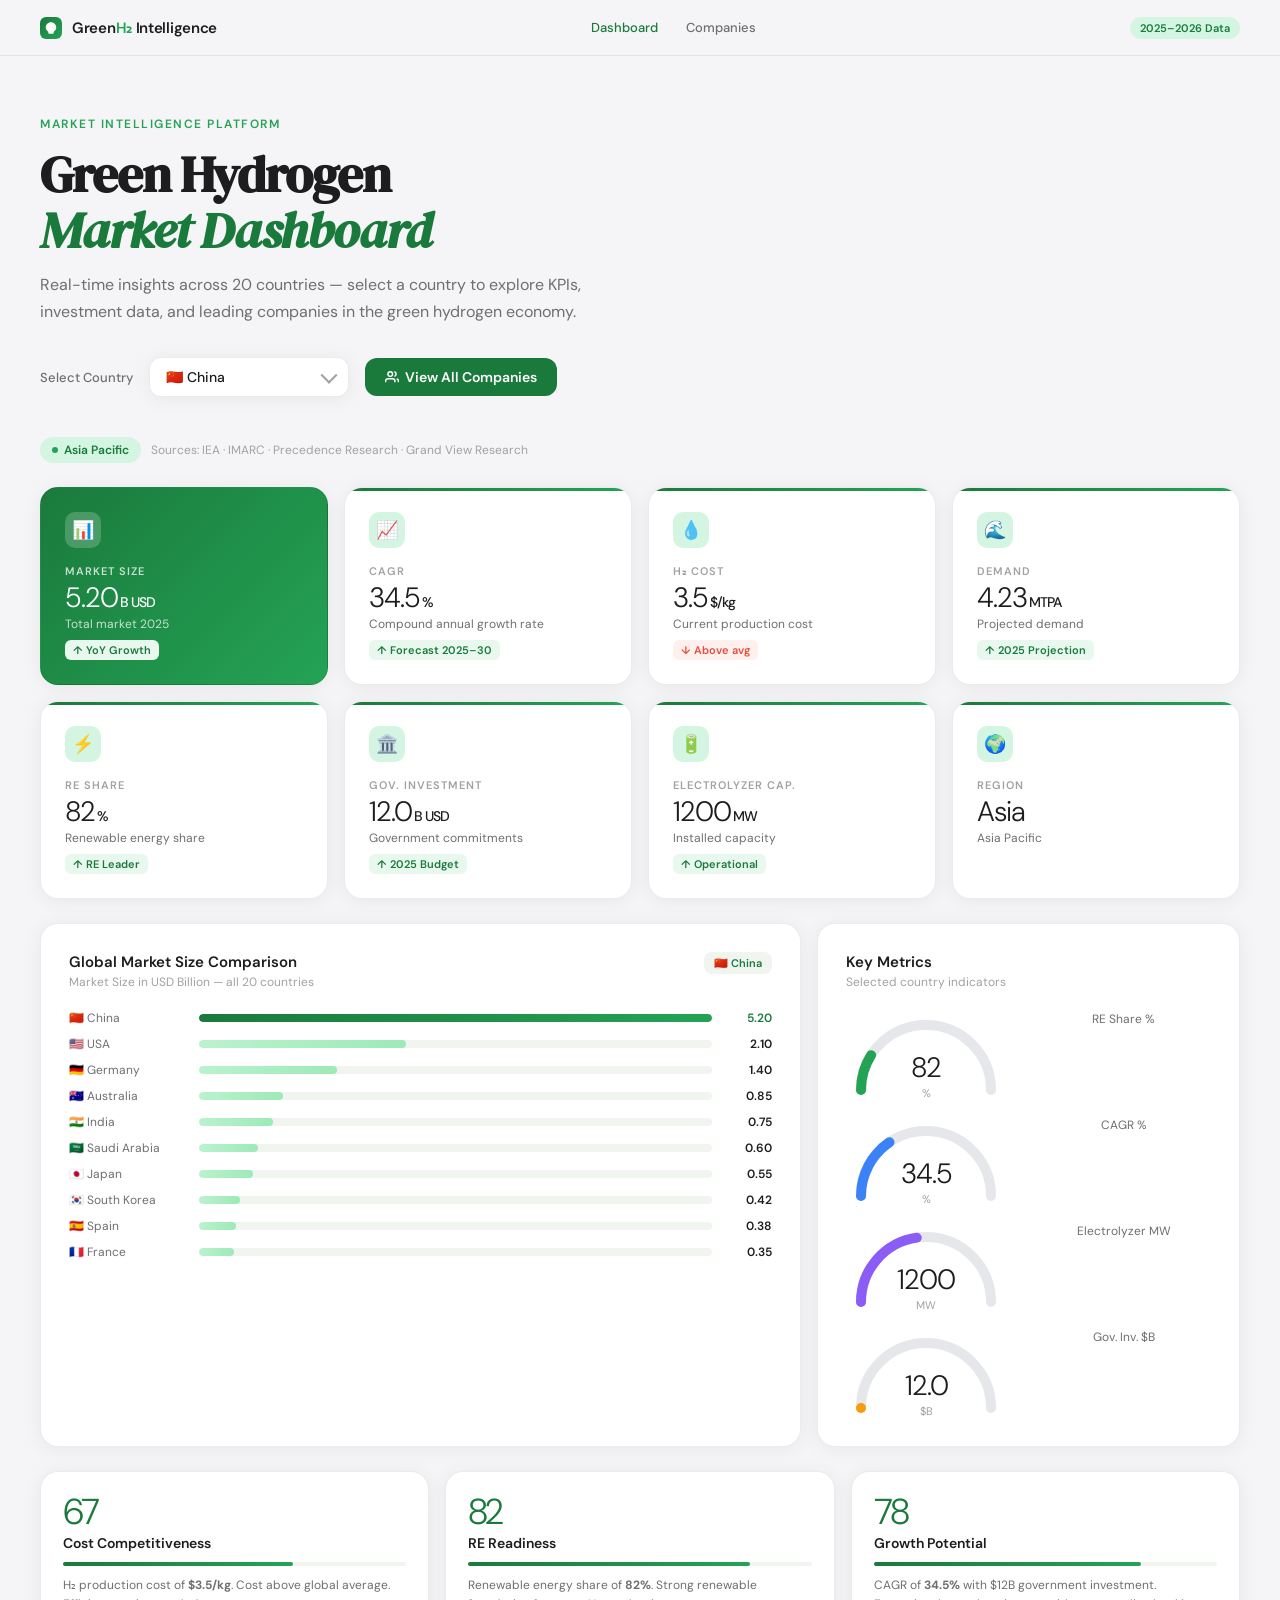
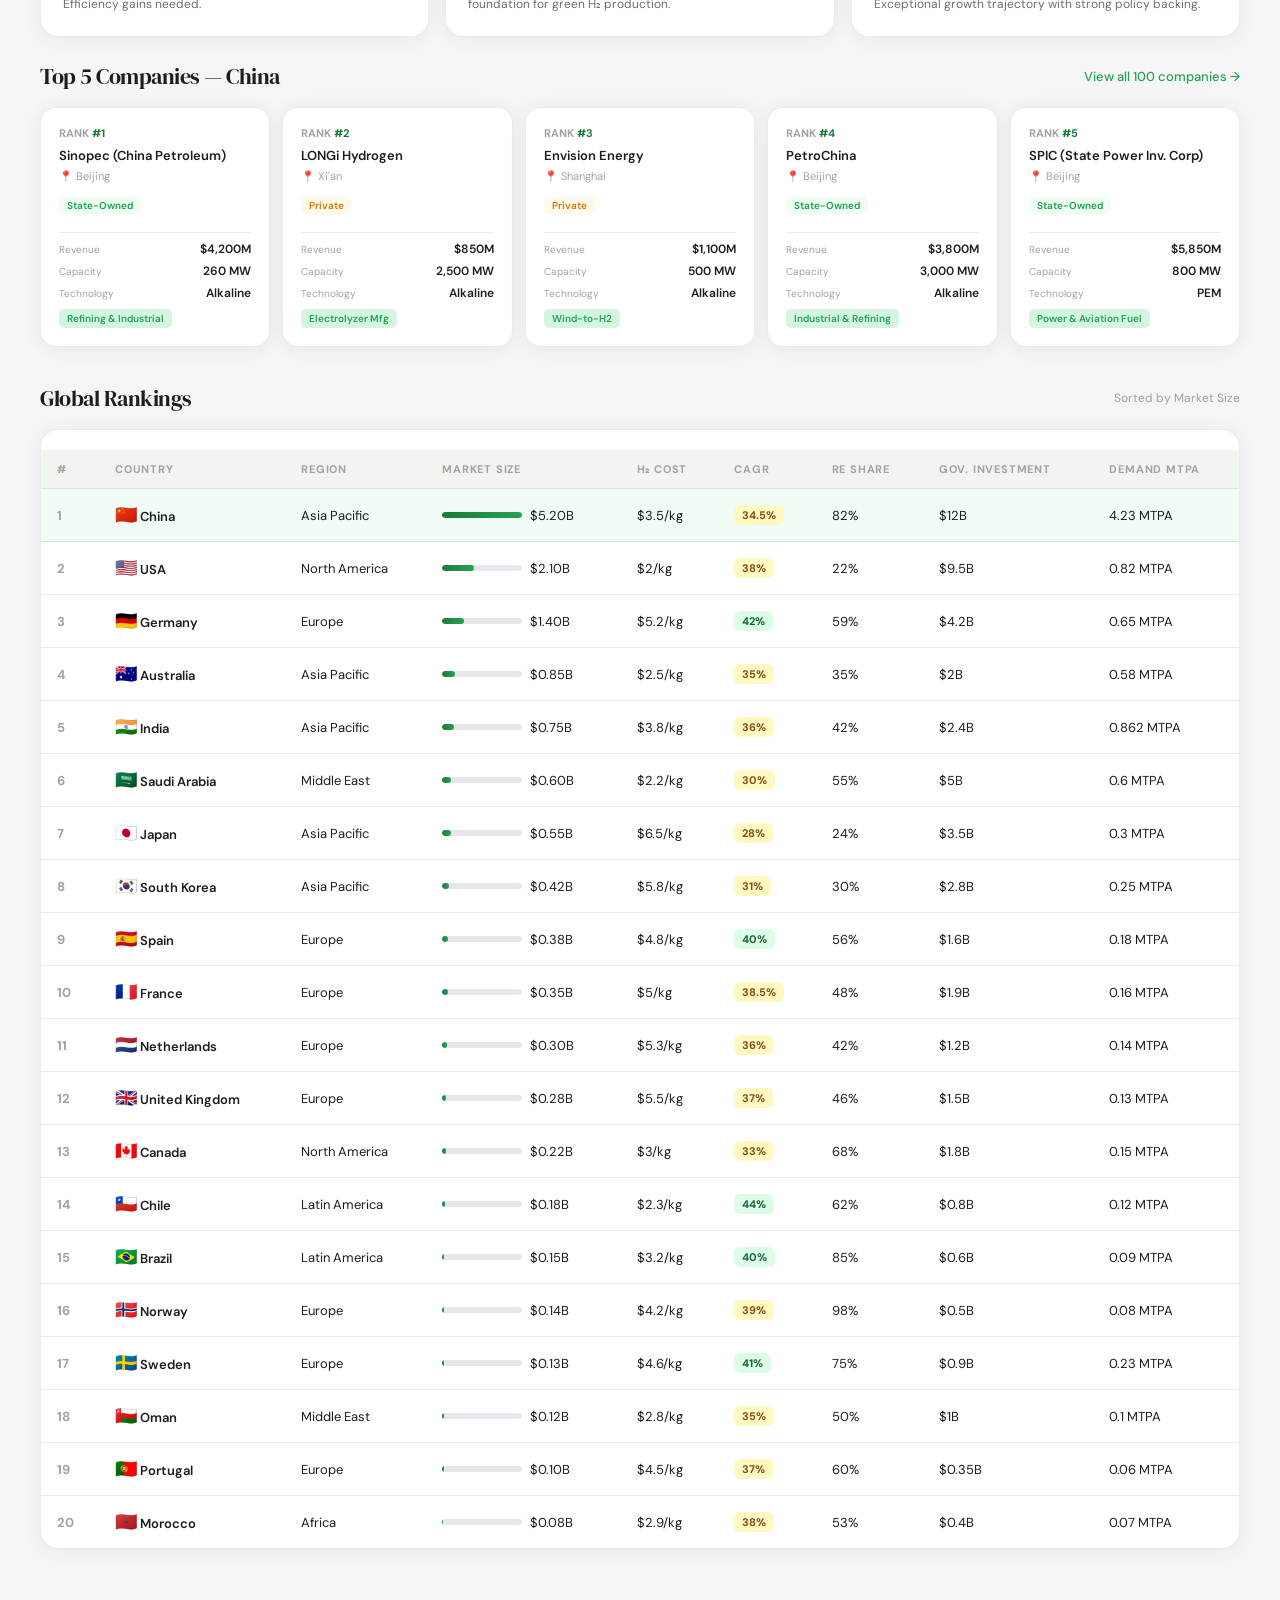
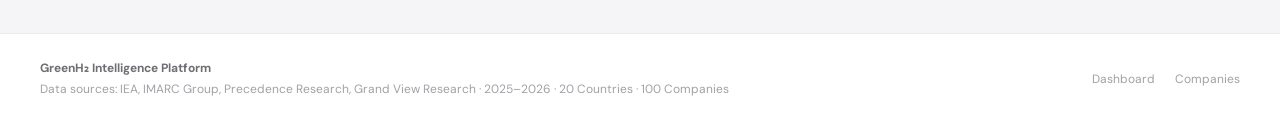
<file: index.html>
<!DOCTYPE html>
<html lang="en">
<head>
<meta charset="UTF-8">
<meta name="viewport" content="width=device-width, initial-scale=1.0">
<title>GreenH₂ Intelligence — Market Dashboard</title>
<link rel="icon" type="image/png" href="assets/favicon logo/favicon.png">
<link href="https://fonts.googleapis.com/css2?family=DM+Sans:wght@300;400;500;600&family=DM+Serif+Display:ital@0;1&display=swap" rel="stylesheet"><link rel="stylesheet" href="css/style.css">
<script src="js/script.js" defer></script>

</head>
<body>

<nav>
  <div class="nav-logo">
    <div class="dot">
      <svg viewBox="0 0 24 24"><path d="M12 2C7 2 3 6 3 11c0 3 1.5 5.5 4 7l1 4h8l1-4c2.5-1.5 4-4 4-7 0-5-4-9-9-9z"/></svg>
    </div>
    <span>Green<em>H₂</em> Intelligence</span>
  </div>
  <div class="nav-links">
    <a href="index.html" class="active">Dashboard</a>
    <a href="companies.html">Companies</a>
  </div>
  <div class="nav-badge">2025–2026 Data</div>
</nav>

<section class="hero">
  <div class="hero-tag">Market Intelligence Platform</div>
  <h1>Green Hydrogen<br><span>Market Dashboard</span></h1>
  <p>Real-time insights across 20 countries — select a country to explore KPIs, investment data, and leading companies in the green hydrogen economy.</p>
  <div class="selector-row">
    <span class="selector-label">Select Country</span>
    <div class="country-select-wrap">
      <select id="countrySelect" onchange="updateDashboard()">
        <option value="China">🇨🇳 China</option>
        <option value="USA">🇺🇸 USA</option>
        <option value="Germany">🇩🇪 Germany</option>
        <option value="Australia">🇦🇺 Australia</option>
        <option value="India">🇮🇳 India</option>
        <option value="Saudi Arabia">🇸🇦 Saudi Arabia</option>
        <option value="Japan">🇯🇵 Japan</option>
        <option value="South Korea">🇰🇷 South Korea</option>
        <option value="Spain">🇪🇸 Spain</option>
        <option value="France">🇫🇷 France</option>
        <option value="Netherlands">🇳🇱 Netherlands</option>
        <option value="United Kingdom">🇬🇧 United Kingdom</option>
        <option value="Chile">🇨🇱 Chile</option>
        <option value="Brazil">🇧🇷 Brazil</option>
        <option value="Norway">🇳🇴 Norway</option>
        <option value="Oman">🇴🇲 Oman</option>
        <option value="Canada">🇨🇦 Canada</option>
        <option value="Morocco">🇲🇦 Morocco</option>
        <option value="Portugal">🇵🇹 Portugal</option>
        <option value="Sweden">🇸🇪 Sweden</option>
      </select>
    </div>
    <a href="companies.html" class="btn-compare">
      <svg width="14" height="14" viewBox="0 0 24 24" fill="none" stroke="currentColor" stroke-width="2.5"><path d="M17 21v-2a4 4 0 0 0-4-4H5a4 4 0 0 0-4 4v2"/><circle cx="9" cy="7" r="4"/><path d="M23 21v-2a4 4 0 0 0-3-3.87"/><path d="M16 3.13a4 4 0 0 1 0 7.75"/></svg>
      View All Companies
    </a>
  </div>
</section>

<main class="main">

  <div class="region-row">
    <div class="region-chip" id="regionChip">Asia Pacific</div>
    <span class="data-source">Sources: IEA · IMARC · Precedence Research · Grand View Research</span>
  </div>

  <!-- KPI CARDS -->
  <div class="kpi-grid" id="kpiGrid">
    <!-- filled by JS -->
  </div>

  <!-- CHART ROW -->
  <div class="chart-row">
    <div class="chart-card">
      <div class="card-header">
        <div>
          <div class="card-title">Global Market Size Comparison</div>
          <div class="card-sub">Market Size in USD Billion — all 20 countries</div>
        </div>
        <div class="card-badge" id="selectedHighlight">China #1</div>
      </div>
      <div class="bar-list" id="marketBars"></div>
    </div>
    <div class="chart-card">
      <div class="card-header">
        <div>
          <div class="card-title">Key Metrics</div>
          <div class="card-sub">Selected country indicators</div>
        </div>
      </div>
      <div class="gauges-grid" id="gaugesGrid"></div>
    </div>
  </div>

  <!-- INSIGHT CARDS -->
  <div class="insight-row" id="insightRow"></div>

  <!-- COMPANY SECTION -->
  <div class="section-header">
    <div class="section-title" id="companyTitle">Top 5 Companies — China</div>
    <a href="companies.html" class="see-all">View all 100 companies →</a>
  </div>
  <div class="company-grid" id="companyGrid"></div>

  <!-- GLOBAL TABLE -->
  <div style="margin-top:36px;">
    <div class="section-header">
      <div class="section-title">Global Rankings</div>
      <span style="font-size:12px;color:var(--text3);">Sorted by Market Size</span>
    </div>
    <div class="table-card">
      <div class="table-top"></div>
      <table id="rankTable">
        <thead>
          <tr>
            <th>#</th><th>Country</th><th>Region</th>
            <th>Market Size</th><th>H₂ Cost</th><th>CAGR</th>
            <th>RE Share</th><th>Gov. Investment</th><th>Demand MTPA</th>
          </tr>
        </thead>
        <tbody id="rankTableBody"></tbody>
      </table>
    </div>
  </div>

</main>

<footer>
  <div class="footer-inner">
    <div class="footer-left">
      <strong>GreenH₂ Intelligence Platform</strong><br>
      Data sources: IEA, IMARC Group, Precedence Research, Grand View Research · 2025–2026 · 20 Countries · 100 Companies
    </div>
    <div class="footer-links">
      <a href="index.html">Dashboard</a>
      <a href="companies.html">Companies</a>
    </div>
  </div>
</footer>

</body>
</html>
</file>
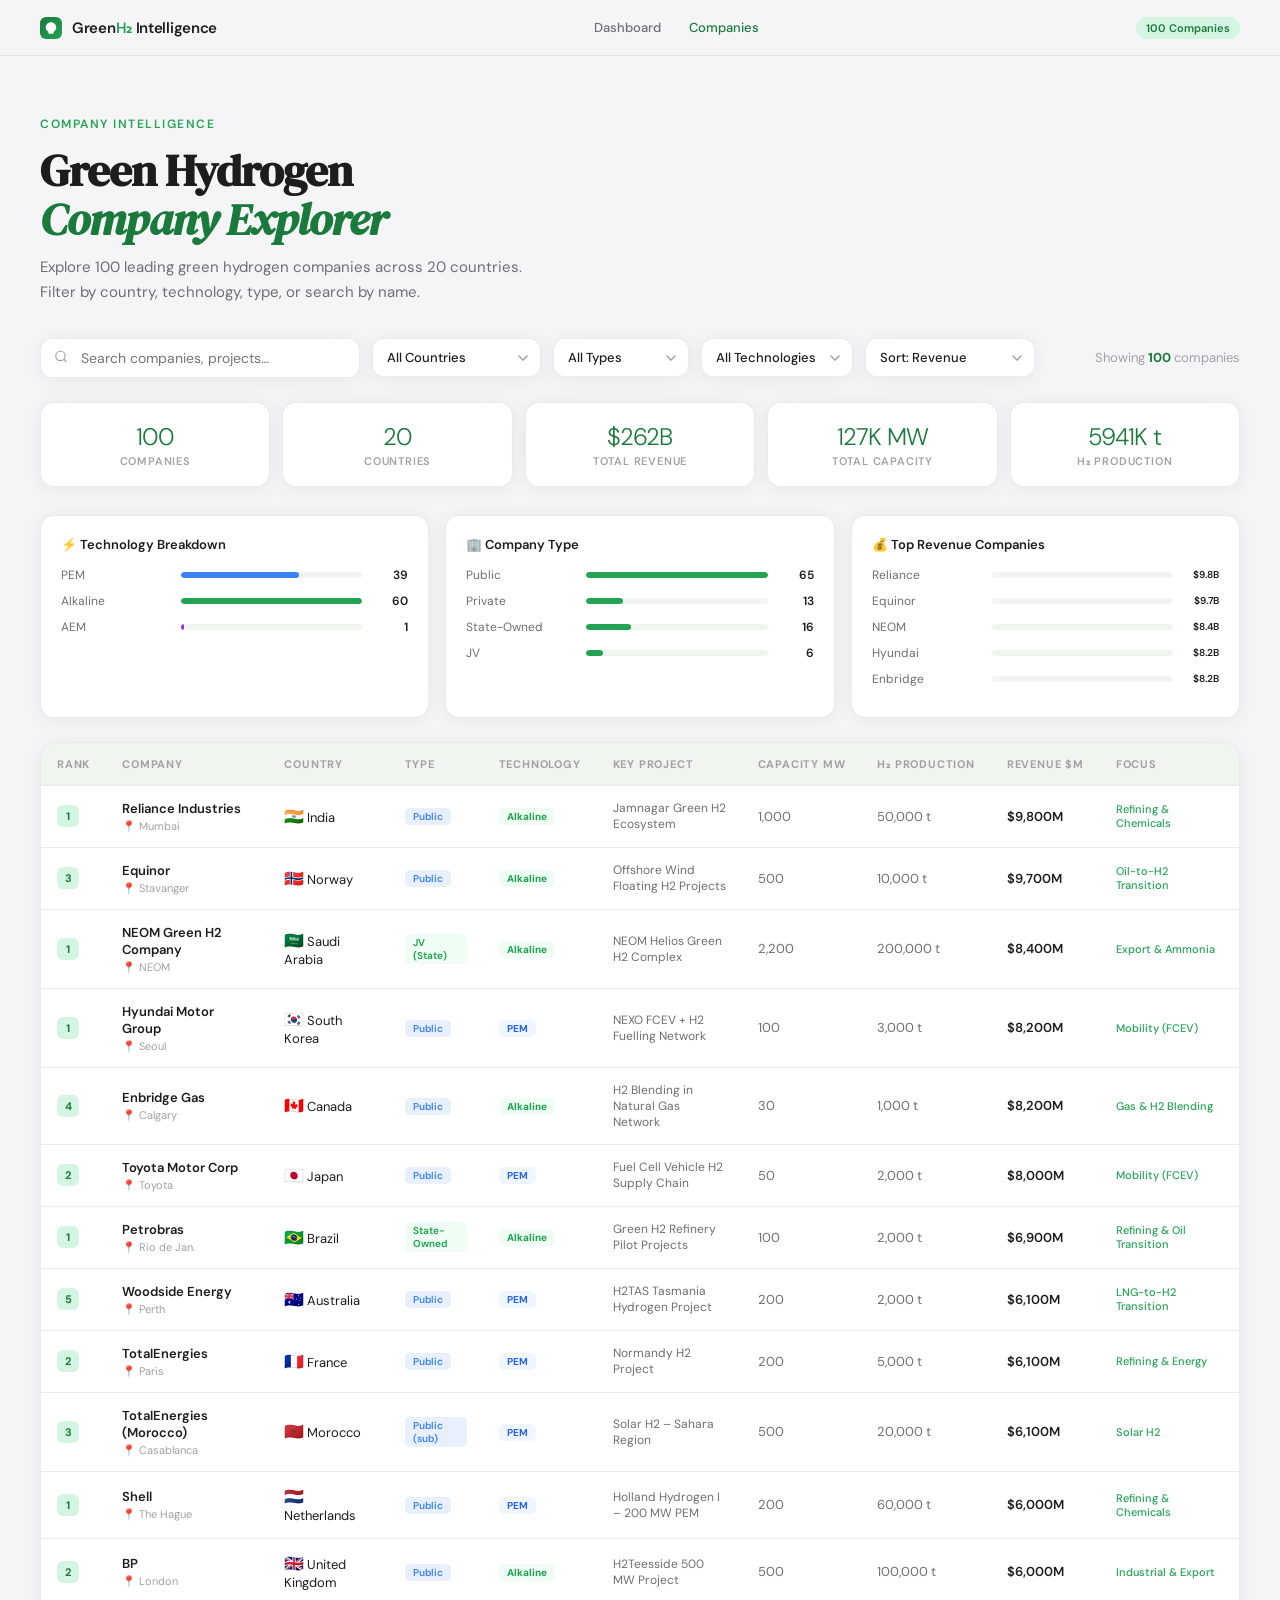
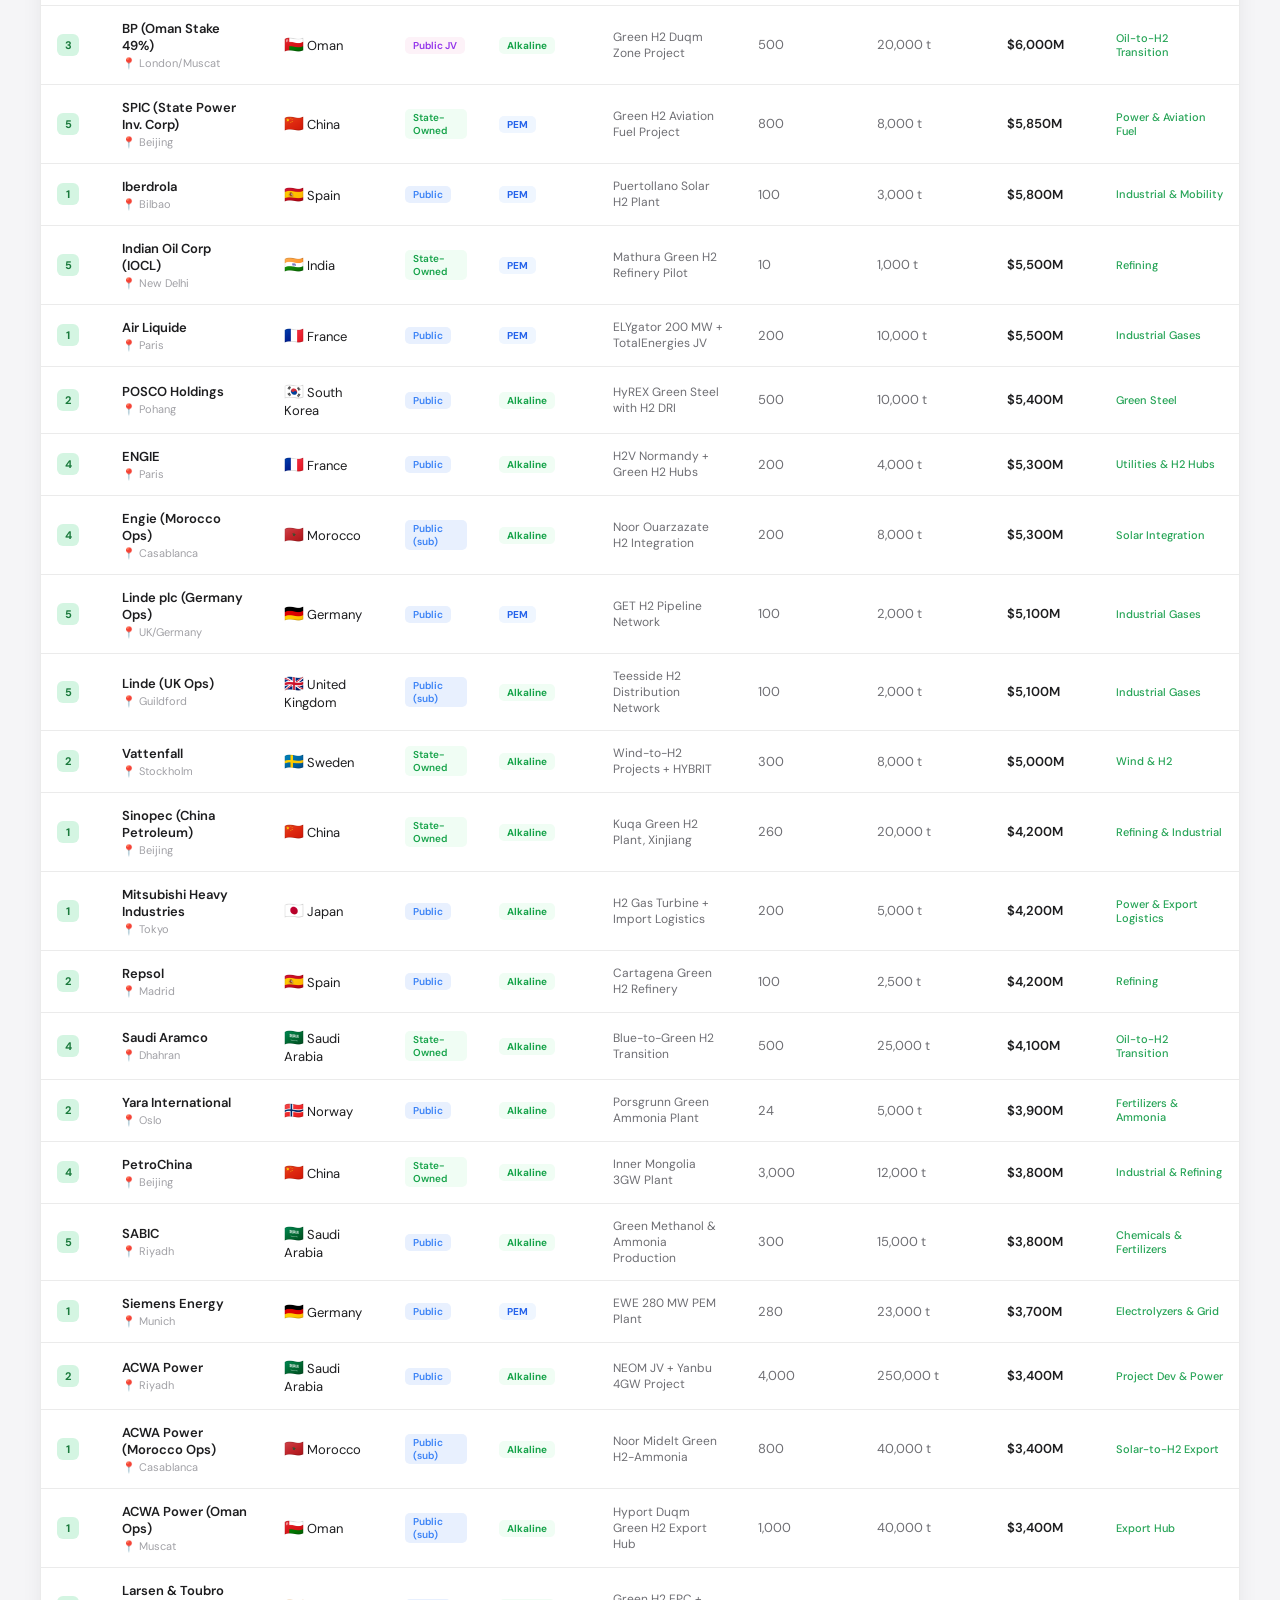
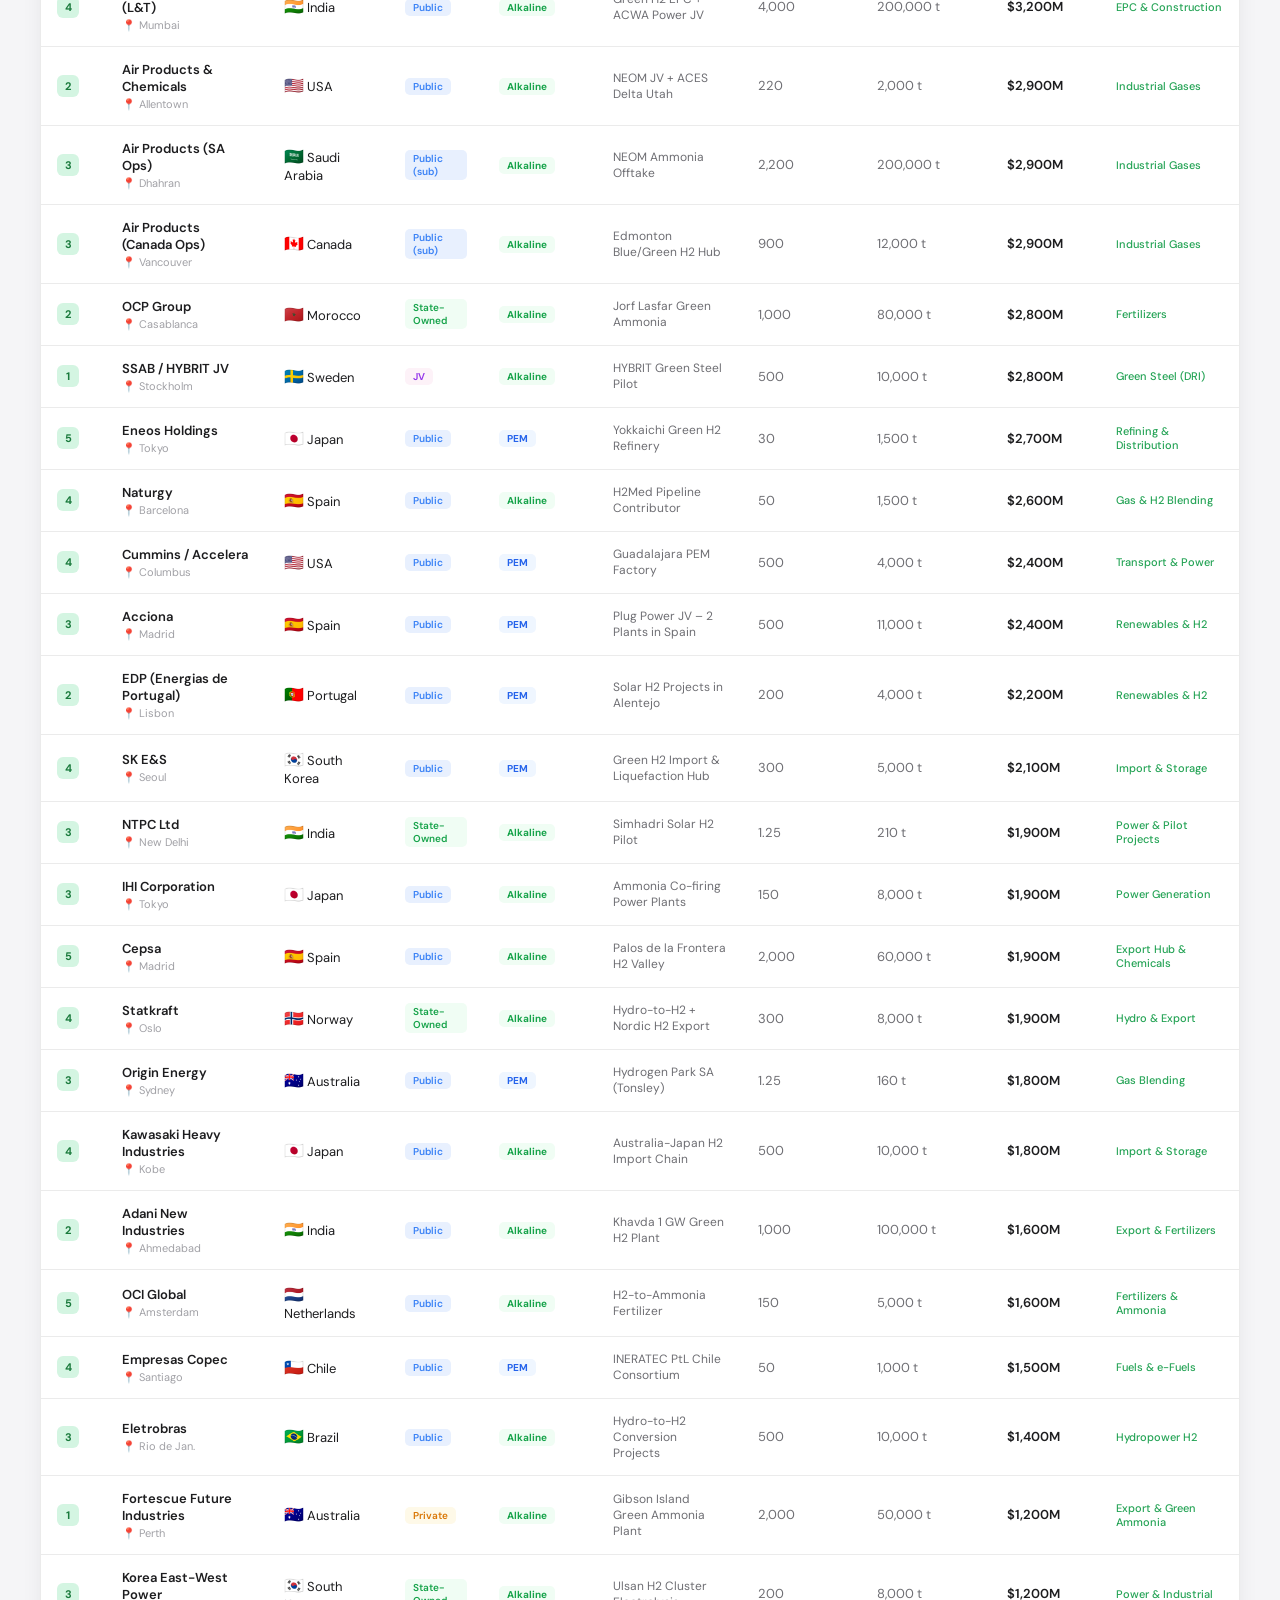
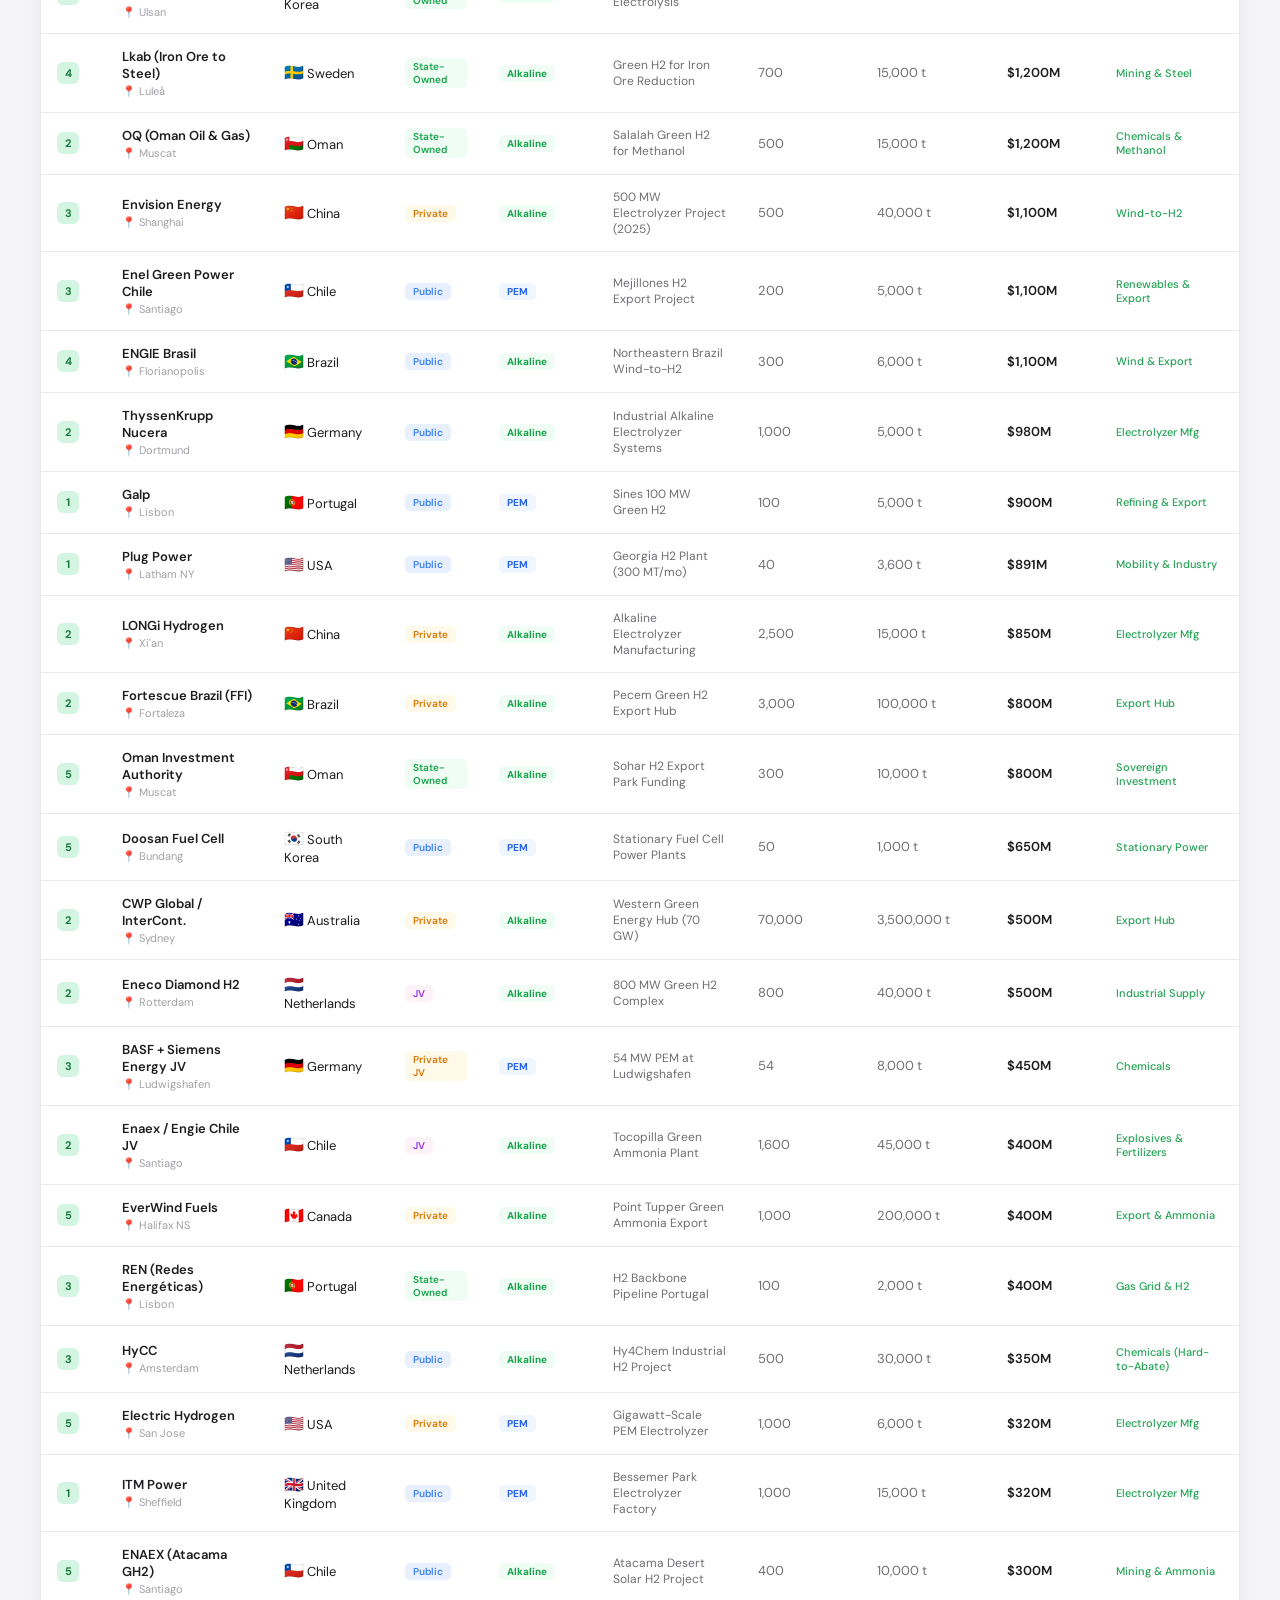
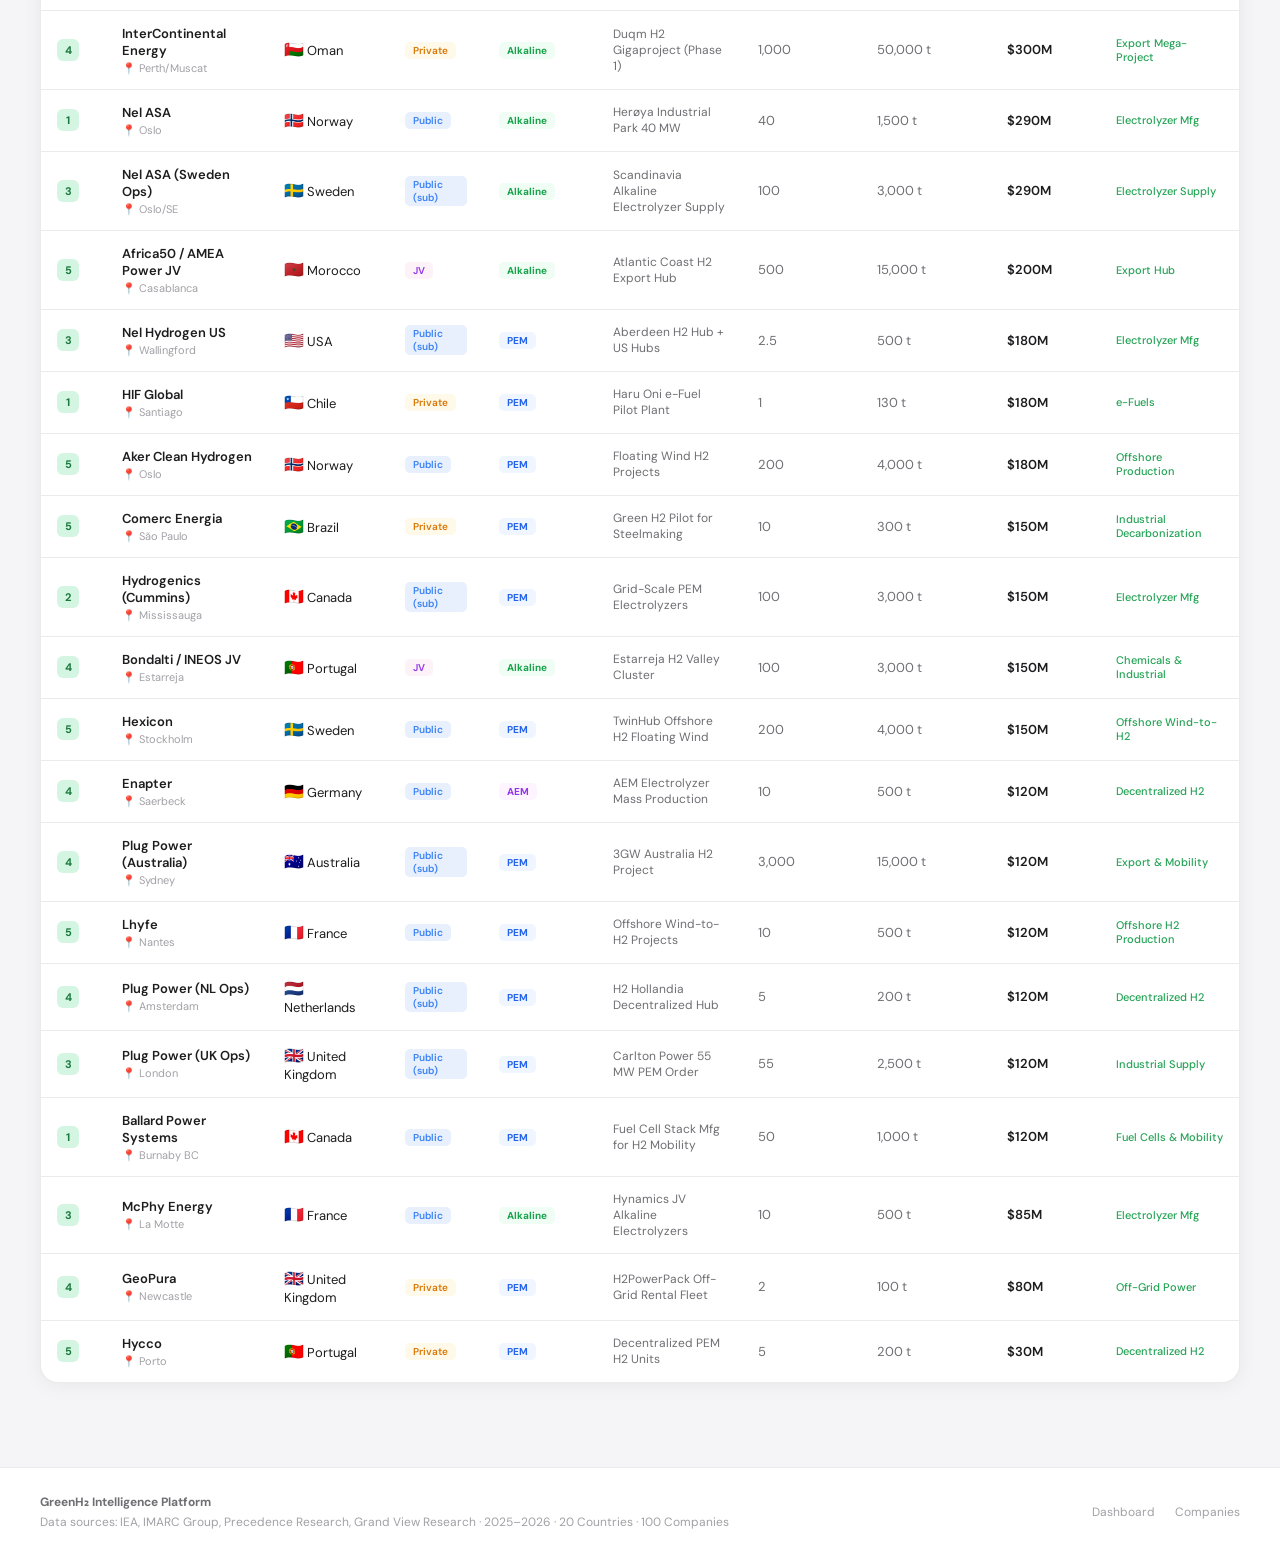
<file: companies.html>
<!DOCTYPE html>
<html lang="en">
<head>
<meta charset="UTF-8">
<meta name="viewport" content="width=device-width, initial-scale=1.0">
<title>GreenH₂ Intelligence — Company Explorer</title>
<link href="https://fonts.googleapis.com/css2?family=DM+Sans:wght@300;400;500;600&family=DM+Serif+Display:ital@0;1&display=swap" rel="stylesheet">
<link rel="stylesheet" href="css/companies.css">
</head>
<body>

<nav>
  <div class="nav-logo">
    <div class="dot"><svg viewBox="0 0 24 24"><path d="M12 2C7 2 3 6 3 11c0 3 1.5 5.5 4 7l1 4h8l1-4c2.5-1.5 4-4 4-7 0-5-4-9-9-9z"/></svg></div>
    <span>Green<em>H₂</em> Intelligence</span>
  </div>
  <div class="nav-links">
    <a href="index.html">Dashboard</a>
    <a href="companies.html" class="active">Companies</a>
  </div>
  <div class="nav-badge">100 Companies</div>
</nav>

<section class="hero">
  <div class="hero-tag">Company Intelligence</div>
  <h1>Green Hydrogen<br><span>Company Explorer</span></h1>
  <p>Explore 100 leading green hydrogen companies across 20 countries. Filter by country, technology, type, or search by name.</p>
</section>

<div class="controls">
  <div class="search-wrap">
    <span class="search-icon">
      <svg width="14" height="14" viewBox="0 0 24 24" fill="none" stroke="currentColor" stroke-width="2"><circle cx="11" cy="11" r="8"/><path d="m21 21-4.35-4.35"/></svg>
    </span>
    <input type="text" id="searchInput" placeholder="Search companies, projects…" oninput="applyFilters()">
  </div>
  <select class="filter-select" id="countryFilter" onchange="applyFilters()">
    <option value="">All Countries</option>
  </select>
  <select class="filter-select" id="typeFilter" onchange="applyFilters()">
    <option value="">All Types</option>
    <option value="Public">Public</option>
    <option value="Private">Private</option>
    <option value="State-Owned">State-Owned</option>
    <option value="JV">JV</option>
  </select>
  <select class="filter-select" id="techFilter" onchange="applyFilters()">
    <option value="">All Technologies</option>
    <option value="PEM">PEM</option>
    <option value="Alkaline">Alkaline</option>
    <option value="AEM">AEM</option>
  </select>
  <select class="filter-select" id="sortBy" onchange="applyFilters()">
    <option value="revenue">Sort: Revenue</option>
    <option value="capacity">Sort: Capacity MW</option>
    <option value="production">Sort: H₂ Production</option>
    <option value="rank">Sort: Country Rank</option>
  </select>
  <div class="count-badge">Showing <strong id="countDisplay">100</strong> companies</div>
</div>

<main class="main">

  <!-- STATS -->
  <div class="stats-row" id="statsRow"></div>

  <!-- DISTRIBUTION -->
  <div class="dist-row" id="distRow"></div>

  <!-- TABLE -->
  <div class="table-card">
    <table>
      <thead>
        <tr>
          <th>Rank</th>
          <th>Company</th>
          <th>Country</th>
          <th>Type</th>
          <th>Technology</th>
          <th>Key Project</th>
          <th>Capacity MW</th>
          <th>H₂ Production</th>
          <th>Revenue $M</th>
          <th>Focus</th>
        </tr>
      </thead>
      <tbody id="companyTable"></tbody>
    </table>
    <div id="emptyState" class="empty" style="display:none">
      <div>🔍</div>
      <p>No companies match your filters. Try adjusting your search.</p>
    </div>
  </div>

</main>

<footer>
  <div class="footer-inner">
    <div class="footer-left">
      <strong>GreenH₂ Intelligence Platform</strong><br>
      Data sources: IEA, IMARC Group, Precedence Research, Grand View Research · 2025–2026 · 20 Countries · 100 Companies
    </div>
    <div class="footer-links">
      <a href="index.html">Dashboard</a>
      <a href="companies.html">Companies</a>
    </div>
  </div>
</footer>

<script src="js/companies.js" defer></script>
</body>
</html>
</file>
<file: css/style.css>
:root {
    --bg: #f5f5f7;
    --surface: #ffffff;
    --surface2: #f0f5f0;
    --border: rgba(0,0,0,0.08);
    --text: #1d1d1f;
    --text2: #6e6e73;
    --text3: #a1a1a6;
    --accent: #1a7a3c;
    --accent2: #24a355;
    --accent3: #d4f5e2;
    --warn: #f5a623;
    --danger: #e74c3c;
    --radius: 18px;
    --shadow: 0 2px 20px rgba(0,0,0,0.06);
    --shadow-lg: 0 8px 40px rgba(0,0,0,0.10);
  }
  * { margin:0; padding:0; box-sizing:border-box; }
  body { font-family:'DM Sans',sans-serif; background:var(--bg); color:var(--text); min-height:100vh; }

  /* NAV */
  nav {
    position:sticky; top:0; z-index:100;
    background:rgba(245,245,247,0.85);
    backdrop-filter:blur(20px);
    border-bottom:1px solid var(--border);
    display:flex; align-items:center; justify-content:space-between;
    padding:0 40px; height:56px;
  }
  .nav-logo { display:flex; align-items:center; gap:10px; }
  .nav-logo .dot { width:22px; height:22px; background:linear-gradient(135deg,#1a7a3c,#24a355); border-radius:6px; display:flex; align-items:center; justify-content:center; }
  .nav-logo .dot svg { width:14px; height:14px; fill:white; }
  .nav-logo span { font-size:15px; font-weight:600; letter-spacing:-0.3px; }
  .nav-logo span em { font-style:normal; color:var(--accent2); }
  .nav-links { display:flex; gap:28px; }
  .nav-links a { font-size:13px; font-weight:500; color:var(--text2); text-decoration:none; transition:color 0.2s; }
  .nav-links a:hover, .nav-links a.active { color:var(--accent); }
  .nav-badge { font-size:11px; background:var(--accent3); color:var(--accent); padding:4px 10px; border-radius:20px; font-weight:600; }

  /* HERO */
  .hero { padding:60px 40px 40px; max-width:1400px; margin:0 auto; }
  .hero-tag { font-size:12px; font-weight:600; text-transform:uppercase; letter-spacing:1.5px; color:var(--accent2); margin-bottom:14px; }
  .hero h1 { font-family:'DM Serif Display',serif; font-size:clamp(36px,4vw,56px); line-height:1.1; letter-spacing:-1px; margin-bottom:12px; }
  .hero h1 span { color:var(--accent); font-style:italic; }
  .hero p { font-size:16px; color:var(--text2); max-width:560px; line-height:1.7; margin-bottom:32px; }

  /* COUNTRY SELECTOR */
  .selector-row { display:flex; align-items:center; gap:16px; flex-wrap:wrap; }
  .selector-label { font-size:13px; color:var(--text2); font-weight:500; }
  .country-select-wrap { position:relative; }
  .country-select-wrap select {
    appearance:none; -webkit-appearance:none;
    background:var(--surface);
    border:1.5px solid var(--border);
    border-radius:12px; padding:10px 40px 10px 16px;
    font-family:'DM Sans',sans-serif; font-size:14px; font-weight:500;
    color:var(--text); cursor:pointer;
    box-shadow:var(--shadow); transition:border-color 0.2s, box-shadow 0.2s;
    min-width:200px;
  }
  .country-select-wrap select:focus { outline:none; border-color:var(--accent2); box-shadow:0 0 0 3px rgba(36,163,85,0.15); }
  .country-select-wrap::after {
    content:''; position:absolute; right:14px; top:50%; transform:translateY(-50%);
    width:10px; height:10px;
    border-right:2px solid var(--text3); border-bottom:2px solid var(--text3);
    transform:translateY(-65%) rotate(45deg); pointer-events:none;
  }
  .btn-compare {
    display:flex; align-items:center; gap:6px;
    background:var(--accent); color:white; border:none; border-radius:12px;
    padding:10px 20px; font-family:'DM Sans',sans-serif; font-size:14px; font-weight:600;
    cursor:pointer; transition:all 0.2s;
    text-decoration:none;
  }
  .btn-compare:hover { background:#15622f; transform:translateY(-1px); box-shadow:0 4px 16px rgba(26,122,60,0.3); }

  /* MAIN LAYOUT */
  .main { max-width:1400px; margin:0 auto; padding:0 40px 60px; }

  /* REGION BADGE */
  .region-row { display:flex; align-items:center; gap:10px; margin-bottom:24px; }
  .region-chip { display:inline-flex; align-items:center; gap:6px; background:var(--accent3); color:var(--accent); font-size:12px; font-weight:600; padding:5px 12px; border-radius:20px; }
  .region-chip::before { content:''; width:6px; height:6px; border-radius:50%; background:var(--accent2); }
  .data-source { font-size:12px; color:var(--text3); }

  /* KPI GRID */
  .kpi-grid { display:grid; grid-template-columns:repeat(4,1fr); gap:16px; margin-bottom:24px; }
  .kpi-card {
    background:var(--surface); border-radius:var(--radius);
    padding:24px; box-shadow:var(--shadow);
    border:1px solid var(--border);
    position:relative; overflow:hidden;
    transition:transform 0.2s, box-shadow 0.2s;
    animation:fadeUp 0.4s ease both;
  }
  .kpi-card:hover { transform:translateY(-2px); box-shadow:var(--shadow-lg); }
  .kpi-card::before {
    content:''; position:absolute; top:0; left:0; right:0; height:3px;
    background:linear-gradient(90deg,var(--accent),var(--accent2));
    border-radius:var(--radius) var(--radius) 0 0;
  }
  .kpi-card.highlight { background:linear-gradient(135deg,#1a7a3c,#24a355); }
  .kpi-card.highlight .kpi-label, .kpi-card.highlight .kpi-sub { color:rgba(255,255,255,0.75) !important; }
  .kpi-card.highlight .kpi-value { color:white !important; }
  .kpi-card.highlight::before { display:none; }
  .kpi-icon { width:36px; height:36px; border-radius:10px; background:var(--accent3); display:flex; align-items:center; justify-content:center; margin-bottom:16px; font-size:18px; }
  .kpi-card.highlight .kpi-icon { background:rgba(255,255,255,0.2); }
  .kpi-label { font-size:11px; font-weight:600; text-transform:uppercase; letter-spacing:1px; color:var(--text3); margin-bottom:6px; }
  .kpi-value { font-size:28px; font-weight:300; color:var(--text); letter-spacing:-1px; line-height:1; margin-bottom:4px; }
  .kpi-value span { font-size:14px; font-weight:500; margin-left:2px; }
  .kpi-sub { font-size:12px; color:var(--text2); }
  .kpi-trend { display:inline-flex; align-items:center; gap:3px; font-size:11px; font-weight:600; padding:3px 8px; border-radius:6px; margin-top:8px; }
  .kpi-trend.up { background:#e8f8ee; color:#1a7a3c; }
  .kpi-trend.down { background:#fef0ec; color:var(--danger); }

  /* CHART ROW */
  .chart-row { display:grid; grid-template-columns:1.8fr 1fr; gap:16px; margin-bottom:24px; }
  .chart-card { background:var(--surface); border-radius:var(--radius); padding:28px; box-shadow:var(--shadow); border:1px solid var(--border); animation:fadeUp 0.5s ease both; }
  .card-header { display:flex; justify-content:space-between; align-items:flex-start; margin-bottom:20px; }
  .card-title { font-size:15px; font-weight:600; color:var(--text); }
  .card-sub { font-size:12px; color:var(--text3); margin-top:2px; }
  .card-badge { font-size:11px; font-weight:600; padding:4px 10px; border-radius:8px; background:var(--surface2); color:var(--accent); }

  /* BAR CHART */
  .bar-list { display:flex; flex-direction:column; gap:10px; }
  .bar-item { display:flex; align-items:center; gap:10px; }
  .bar-name { font-size:12px; color:var(--text2); width:120px; flex-shrink:0; overflow:hidden; text-overflow:ellipsis; white-space:nowrap; }
  .bar-track { flex:1; height:8px; background:var(--surface2); border-radius:4px; overflow:hidden; }
  .bar-fill { height:100%; border-radius:4px; background:linear-gradient(90deg,var(--accent),var(--accent2)); transition:width 0.8s cubic-bezier(0.22,1,0.36,1); }
  .bar-val { font-size:12px; font-weight:600; color:var(--text); width:50px; text-align:right; flex-shrink:0; }

  /* GAUGE */
  .gauge-wrap { display:flex; flex-direction:column; align-items:center; justify-content:center; height:100%; gap:20px; padding:10px 0; }
  .gauge-container { position:relative; width:160px; height:90px; }
  .gauge-svg { width:160px; height:90px; }
  .gauge-label { position:absolute; bottom:0; left:50%; transform:translateX(-50%); text-align:center; }
  .gauge-num { font-size:28px; font-weight:300; color:var(--text); letter-spacing:-1px; }
  .gauge-unit { font-size:11px; color:var(--text3); }
  .gauge-desc { font-size:12px; color:var(--text2); text-align:center; line-height:1.5; }
  .gauges-grid { display:grid; grid-template-columns:1fr 1fr; gap:16px; width:100%; }

  /* INSIGHT ROW */
  .insight-row { display:grid; grid-template-columns:repeat(3,1fr); gap:16px; margin-bottom:24px; }
  .insight-card { background:var(--surface); border-radius:var(--radius); padding:22px; box-shadow:var(--shadow); border:1px solid var(--border); animation:fadeUp 0.6s ease both; }
  .insight-score { font-size:36px; font-weight:300; color:var(--accent); letter-spacing:-2px; line-height:1; margin-bottom:4px; }
  .insight-title { font-size:14px; font-weight:600; margin-bottom:6px; }
  .insight-desc { font-size:12px; color:var(--text2); line-height:1.6; }
  .score-bar { height:4px; border-radius:2px; background:var(--surface2); margin:10px 0; }
  .score-fill { height:100%; border-radius:2px; background:linear-gradient(90deg,var(--accent),var(--accent2)); transition:width 1s cubic-bezier(0.22,1,0.36,1); }

  /* COMPANY SECTION */
  .section-header { display:flex; align-items:center; justify-content:space-between; margin-bottom:16px; }
  .section-title { font-family:'DM Serif Display',serif; font-size:22px; letter-spacing:-0.5px; }
  .see-all { font-size:13px; color:var(--accent2); text-decoration:none; font-weight:500; display:flex; align-items:center; gap:4px; }
  .see-all:hover { color:var(--accent); }

  .company-grid { display:grid; grid-template-columns:repeat(5,1fr); gap:12px; }
  .company-card {
    background:var(--surface); border-radius:16px; padding:18px;
    box-shadow:var(--shadow); border:1px solid var(--border);
    transition:transform 0.2s, box-shadow 0.2s;
    animation:fadeUp 0.7s ease both;
    cursor:pointer; position:relative; overflow:hidden;
  }
  .company-card:hover { transform:translateY(-3px); box-shadow:var(--shadow-lg); }
  .co-rank { font-size:11px; font-weight:700; color:var(--text3); margin-bottom:8px; }
  .co-rank span { color:var(--accent); }
  .co-name { font-size:13px; font-weight:600; line-height:1.3; margin-bottom:4px; color:var(--text); }
  .co-hq { font-size:11px; color:var(--text3); margin-bottom:10px; display:flex; align-items:center; gap:4px; }
  .co-type-chip { display:inline-block; font-size:10px; font-weight:600; padding:2px 8px; border-radius:5px; margin-bottom:10px; }
  .co-type-chip.public { background:#e8f0fe; color:#3B82F6; }
  .co-type-chip.private { background:#fef9e8; color:#d97706; }
  .co-type-chip.state { background:#f0fdf4; color:#16a34a; }
  .co-type-chip.jv { background:#fdf2f8; color:#9333ea; }
  .co-divider { height:1px; background:var(--border); margin:8px 0; }
  .co-stat { display:flex; justify-content:space-between; align-items:center; margin-top:6px; }
  .co-stat-label { font-size:10px; color:var(--text3); }
  .co-stat-val { font-size:12px; font-weight:600; color:var(--text); }
  .co-focus { font-size:10px; color:var(--accent2); font-weight:600; margin-top:8px; background:var(--accent3); padding:3px 8px; border-radius:5px; display:inline-block; }

  /* GLOBAL RANKINGS TABLE */
  .table-card { background:var(--surface); border-radius:var(--radius); box-shadow:var(--shadow); border:1px solid var(--border); overflow:hidden; margin-bottom:24px; animation:fadeUp 0.5s ease both; }
  .table-top { padding:20px 24px 0; }
  table { width:100%; border-collapse:collapse; }
  thead tr { background:var(--surface2); }
  th { font-size:11px; font-weight:700; text-transform:uppercase; letter-spacing:0.8px; color:var(--text3); padding:12px 16px; text-align:left; }
  td { font-size:13px; padding:14px 16px; border-top:1px solid var(--border); vertical-align:middle; }
  tr.active-row td { background:#f0fdf4; }
  tr:hover td { background:var(--surface2); }
  .rank-num { font-weight:700; color:var(--text3); }
  .flag { font-size:18px; }
  .country-name-cell { font-weight:600; }
  .mini-bar { display:flex; align-items:center; gap:8px; }
  .mini-track { width:80px; height:6px; background:#e5e7eb; border-radius:3px; overflow:hidden; }
  .mini-fill { height:100%; background:linear-gradient(90deg,var(--accent),var(--accent2)); border-radius:3px; }
  .cagr-badge { display:inline-flex; align-items:center; gap:3px; font-size:11px; font-weight:700; padding:3px 8px; border-radius:6px; }
  .cagr-high { background:#dcfce7; color:#166534; }
  .cagr-mid { background:#fef9c3; color:#854d0e; }

  /* FOOTER */
  footer { background:var(--surface); border-top:1px solid var(--border); padding:24px 40px; max-width:100%; }
  .footer-inner { max-width:1400px; margin:0 auto; display:flex; align-items:center; justify-content:space-between; }
  .footer-left { font-size:12px; color:var(--text3); line-height:1.7; }
  .footer-left strong { color:var(--text2); }
  .footer-links { display:flex; gap:20px; }
  .footer-links a { font-size:12px; color:var(--text3); text-decoration:none; }
  .footer-links a:hover { color:var(--accent); }

  @keyframes fadeUp {
    from { opacity:0; transform:translateY(16px); }
    to { opacity:1; transform:translateY(0); }
  }

  /* RESPONSIVE */
  @media (max-width:1100px) {
    .kpi-grid { grid-template-columns:repeat(2,1fr); }
    .chart-row { grid-template-columns:1fr; }
    .company-grid { grid-template-columns:repeat(3,1fr); }
    .insight-row { grid-template-columns:1fr 1fr; }
  }
  @media (max-width:700px) {
    nav { padding:0 16px; }
    .hero, .main { padding-left:16px; padding-right:16px; }
    .kpi-grid { grid-template-columns:1fr 1fr; }
    .company-grid { grid-template-columns:1fr 1fr; }
    .insight-row { grid-template-columns:1fr; }
    footer { padding:16px; }
  }
</file>
<file: css/companies.css>
:root {
    --bg:#f5f5f7; --surface:#ffffff; --surface2:#f0f5f0;
    --border:rgba(0,0,0,0.08); --text:#1d1d1f; --text2:#6e6e73; --text3:#a1a1a6;
    --accent:#1a7a3c; --accent2:#24a355; --accent3:#d4f5e2;
    --radius:18px; --shadow:0 2px 20px rgba(0,0,0,0.06); --shadow-lg:0 8px 40px rgba(0,0,0,0.10);
  }
  *{margin:0;padding:0;box-sizing:border-box;}
  body{font-family:'DM Sans',sans-serif;background:var(--bg);color:var(--text);min-height:100vh;}

  nav{
    position:sticky;top:0;z-index:100;
    background:rgba(245,245,247,0.85);backdrop-filter:blur(20px);
    border-bottom:1px solid var(--border);
    display:flex;align-items:center;justify-content:space-between;
    padding:0 40px;height:56px;
  }
  .nav-logo{display:flex;align-items:center;gap:10px;}
  .nav-logo .dot{width:22px;height:22px;background:linear-gradient(135deg,#1a7a3c,#24a355);border-radius:6px;display:flex;align-items:center;justify-content:center;}
  .nav-logo .dot svg{width:14px;height:14px;fill:white;}
  .nav-logo span{font-size:15px;font-weight:600;letter-spacing:-0.3px;}
  .nav-logo span em{font-style:normal;color:var(--accent2);}
  .nav-links{display:flex;gap:28px;}
  .nav-links a{font-size:13px;font-weight:500;color:var(--text2);text-decoration:none;transition:color 0.2s;}
  .nav-links a:hover,.nav-links a.active{color:var(--accent);}
  .nav-badge{font-size:11px;background:var(--accent3);color:var(--accent);padding:4px 10px;border-radius:20px;font-weight:600;}

  .hero{padding:60px 40px 32px;max-width:1400px;margin:0 auto;}
  .hero-tag{font-size:12px;font-weight:600;text-transform:uppercase;letter-spacing:1.5px;color:var(--accent2);margin-bottom:14px;}
  .hero h1{font-family:'DM Serif Display',serif;font-size:clamp(32px,3.5vw,50px);line-height:1.1;letter-spacing:-1px;margin-bottom:10px;}
  .hero h1 span{color:var(--accent);font-style:italic;}
  .hero p{font-size:15px;color:var(--text2);max-width:520px;line-height:1.7;}

  .controls{max-width:1400px;margin:0 auto;padding:0 40px 24px;display:flex;gap:12px;flex-wrap:wrap;align-items:center;}
  .search-wrap{position:relative;flex:1;min-width:200px;max-width:320px;}
  .search-wrap input{
    width:100%;padding:10px 16px 10px 40px;
    border:1.5px solid var(--border);border-radius:12px;
    background:var(--surface);font-family:'DM Sans',sans-serif;font-size:14px;color:var(--text);
    box-shadow:var(--shadow);transition:border-color 0.2s;
  }
  .search-wrap input:focus{outline:none;border-color:var(--accent2);box-shadow:0 0 0 3px rgba(36,163,85,0.15);}
  .search-icon{position:absolute;left:14px;top:50%;transform:translateY(-50%);color:var(--text3);pointer-events:none;}
  .filter-select{
    appearance:none;-webkit-appearance:none;
    background:var(--surface);border:1.5px solid var(--border);border-radius:12px;
    padding:10px 36px 10px 14px;font-family:'DM Sans',sans-serif;font-size:13px;font-weight:500;
    color:var(--text);cursor:pointer;box-shadow:var(--shadow);
    background-image:url("data:image/svg+xml,%3Csvg xmlns='http://www.w3.org/2000/svg' width='10' height='6' fill='none'%3E%3Cpath d='M1 1l4 4 4-4' stroke='%23a1a1a6' stroke-width='1.5' stroke-linecap='round'/%3E%3C/svg%3E");
    background-repeat:no-repeat;background-position:right 12px center;
  }
  .filter-select:focus{outline:none;border-color:var(--accent2);}
  .count-badge{font-size:13px;color:var(--text3);margin-left:auto;}
  .count-badge strong{color:var(--accent);font-weight:700;}

  .main{max-width:1400px;margin:0 auto;padding:0 40px 60px;}

  /* STATS ROW */
  .stats-row{display:grid;grid-template-columns:repeat(5,1fr);gap:12px;margin-bottom:28px;}
  .stat-card{background:var(--surface);border-radius:14px;padding:18px 20px;box-shadow:var(--shadow);border:1px solid var(--border);text-align:center;}
  .stat-num{font-size:24px;font-weight:300;color:var(--accent);letter-spacing:-1px;}
  .stat-label{font-size:11px;color:var(--text3);font-weight:600;text-transform:uppercase;letter-spacing:0.8px;margin-top:2px;}

  /* COMPANY TABLE */
  .table-card{background:var(--surface);border-radius:var(--radius);box-shadow:var(--shadow);border:1px solid var(--border);overflow:hidden;margin-bottom:24px;}
  table{width:100%;border-collapse:collapse;}
  thead tr{background:var(--surface2);}
  th{font-size:11px;font-weight:700;text-transform:uppercase;letter-spacing:0.8px;color:var(--text3);padding:14px 16px;text-align:left;white-space:nowrap;}
  th.sortable{cursor:pointer;user-select:none;}
  th.sortable:hover{color:var(--accent);}
  th .sort-arrow{margin-left:4px;opacity:0.4;}
  th.active-sort{color:var(--accent);}
  th.active-sort .sort-arrow{opacity:1;}
  td{font-size:13px;padding:14px 16px;border-top:1px solid var(--border);vertical-align:middle;}
  tr:hover td{background:var(--surface2);}
  .co-name-cell{font-weight:600;color:var(--text);}
  .co-name-small{font-size:11px;color:var(--text3);margin-top:2px;}
  .flag{font-size:16px;}
  .tech-chip{display:inline-block;font-size:10px;font-weight:700;padding:2px 8px;border-radius:5px;}
  .tech-pem{background:#eff6ff;color:#2563eb;}
  .tech-alk{background:#f0fdf4;color:#16a34a;}
  .tech-aem{background:#fdf4ff;color:#9333ea;}
  .type-chip{display:inline-block;font-size:10px;font-weight:600;padding:2px 8px;border-radius:5px;}
  .type-public{background:#e8f0fe;color:#3B82F6;}
  .type-private{background:#fef9e8;color:#d97706;}
  .type-state{background:#f0fdf4;color:#16a34a;}
  .type-jv{background:#fdf2f8;color:#9333ea;}
  .focus-cell{font-size:11px;color:var(--accent2);font-weight:500;}
  .rev-cell{font-weight:600;color:var(--text);}
  .cap-cell{color:var(--text2);}
  .rank-dot{display:inline-flex;align-items:center;justify-content:center;width:22px;height:22px;background:var(--accent3);color:var(--accent);font-size:11px;font-weight:700;border-radius:6px;}

  /* EMPTY STATE */
  .empty{text-align:center;padding:60px 20px;color:var(--text3);}
  .empty div{font-size:40px;margin-bottom:12px;}
  .empty p{font-size:14px;}

  /* TECH DISTRIBUTION */
  .dist-row{display:grid;grid-template-columns:repeat(3,1fr);gap:16px;margin-bottom:24px;}
  .dist-card{background:var(--surface);border-radius:14px;padding:20px;box-shadow:var(--shadow);border:1px solid var(--border);}
  .dist-title{font-size:13px;font-weight:600;margin-bottom:14px;color:var(--text);}
  .dist-item{display:flex;align-items:center;gap:10px;margin-bottom:10px;}
  .dist-label{font-size:12px;color:var(--text2);width:110px;flex-shrink:0;}
  .dist-track{flex:1;height:6px;background:var(--surface2);border-radius:3px;overflow:hidden;}
  .dist-fill{height:100%;border-radius:3px;}
  .dist-val{font-size:12px;font-weight:600;color:var(--text);width:36px;text-align:right;}

  footer{background:var(--surface);border-top:1px solid var(--border);padding:24px 40px;}
  .footer-inner{max-width:1400px;margin:0 auto;display:flex;align-items:center;justify-content:space-between;}
  .footer-left{font-size:12px;color:var(--text3);line-height:1.7;}
  .footer-left strong{color:var(--text2);}
  .footer-links{display:flex;gap:20px;}
  .footer-links a{font-size:12px;color:var(--text3);text-decoration:none;}
  .footer-links a:hover{color:var(--accent);}

  @keyframes fadeIn{from{opacity:0;transform:translateY(8px);}to{opacity:1;transform:translateY(0);}}
  .fade-in{animation:fadeIn 0.3s ease both;}

  @media(max-width:1100px){.stats-row{grid-template-columns:repeat(3,1fr);}.dist-row{grid-template-columns:1fr;}}
  @media(max-width:700px){nav{padding:0 16px;}.hero,.controls,.main{padding-left:16px;padding-right:16px;}.stats-row{grid-template-columns:1fr 1fr;}footer{padding:16px;}}
</file>
